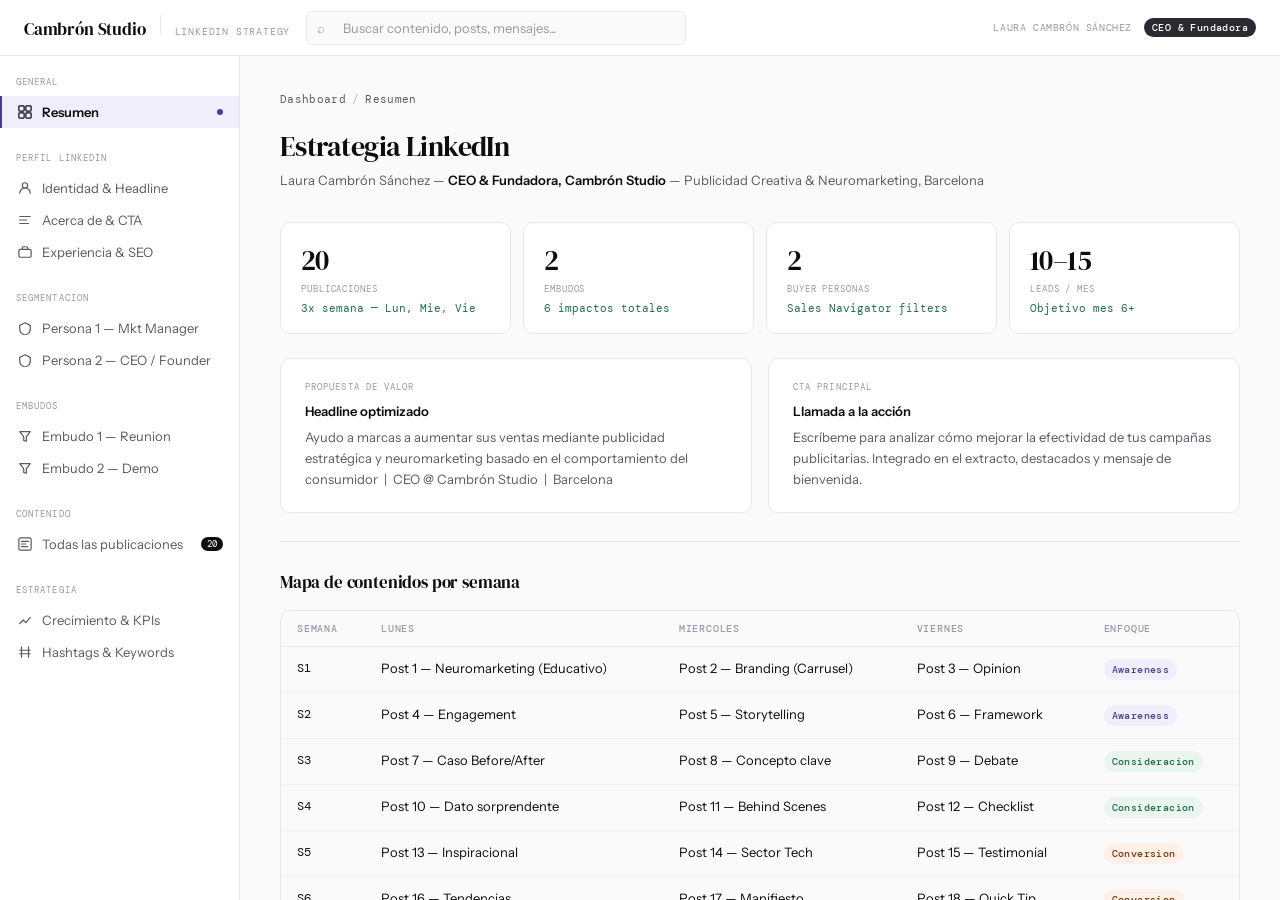
<file: index.html>
<!DOCTYPE html>
<html lang="es">
<head>
<meta charset="UTF-8">
<meta name="viewport" content="width=device-width, initial-scale=1.0">
<title>Cambrón Studio — Estrategia LinkedIn</title>
<link href="https://fonts.googleapis.com/css2?family=DM+Serif+Display:ital@0;1&family=DM+Mono:wght@300;400;500&family=Instrument+Sans:ital,wght@0,400;0,500;0,600;1,400&display=swap" rel="stylesheet">
<link rel="stylesheet" href="styles.css">
</head>
<body>

<!-- ─── TOPBAR ──────────────────────────────────────── -->
<div class="topbar">
  <div class="topbar-brand">
    <span class="wordmark">Cambrón Studio</span>
    <div class="topbar-divider"></div>
    <span class="sub">LinkedIn Strategy</span>
  </div>
  <div class="search-wrap" style="position:relative">
    <span class="search-icon">&#x2315;</span>
    <input type="text" id="globalSearch" placeholder="Buscar contenido, posts, mensajes..." autocomplete="off">
    <div class="search-results" id="searchResults"></div>
  </div>
  <div class="topbar-right">
    <span class="topbar-tag">Laura Cambrón Sánchez</span>
    <span class="tag tag-dark">CEO &amp; Fundadora</span>
  </div>
</div>

<!-- ─── SHELL ───────────────────────────────────────── -->
<div class="shell">

  <!-- SIDEBAR -->
  <nav class="sidebar">
    <div class="nav-section">
      <div class="nav-label">General</div>
      <div class="nav-item active" data-section="overview">
        <svg width="14" height="14" viewBox="0 0 16 16" fill="none"><rect x="1" y="1" width="6" height="6" rx="1" stroke="currentColor" stroke-width="1.4"/><rect x="9" y="1" width="6" height="6" rx="1" stroke="currentColor" stroke-width="1.4"/><rect x="1" y="9" width="6" height="6" rx="1" stroke="currentColor" stroke-width="1.4"/><rect x="9" y="9" width="6" height="6" rx="1" stroke="currentColor" stroke-width="1.4"/></svg>
        Resumen
        <span class="nav-dot"></span>
      </div>
    </div>

    <div class="nav-section">
      <div class="nav-label">Perfil LinkedIn</div>
      <div class="nav-item" data-section="perfil-identidad">
        <svg width="14" height="14" viewBox="0 0 16 16" fill="none"><circle cx="8" cy="5" r="3" stroke="currentColor" stroke-width="1.4"/><path d="M2 14c0-3.3 2.7-6 6-6s6 2.7 6 6" stroke="currentColor" stroke-width="1.4" stroke-linecap="round"/></svg>
        Identidad &amp; Headline
      </div>
      <div class="nav-item" data-section="perfil-about">
        <svg width="14" height="14" viewBox="0 0 16 16" fill="none"><path d="M2 4h12M2 8h8M2 12h10" stroke="currentColor" stroke-width="1.4" stroke-linecap="round"/></svg>
        Acerca de &amp; CTA
      </div>
      <div class="nav-item" data-section="perfil-exp">
        <svg width="14" height="14" viewBox="0 0 16 16" fill="none"><rect x="1" y="5" width="14" height="9" rx="1.5" stroke="currentColor" stroke-width="1.4"/><path d="M5 5V3.5A1.5 1.5 0 016.5 2h3A1.5 1.5 0 0111 3.5V5" stroke="currentColor" stroke-width="1.4"/></svg>
        Experiencia &amp; SEO
      </div>
    </div>

    <div class="nav-section">
      <div class="nav-label">Segmentacion</div>
      <div class="nav-item" data-section="seg-persona1">
        <svg width="14" height="14" viewBox="0 0 16 16" fill="none"><path d="M8 2L2 5v4c0 3.3 2.7 6 6 7 3.3-1 6-3.7 6-7V5L8 2z" stroke="currentColor" stroke-width="1.4"/></svg>
        Persona 1 — Mkt Manager
      </div>
      <div class="nav-item" data-section="seg-persona2">
        <svg width="14" height="14" viewBox="0 0 16 16" fill="none"><path d="M8 2L2 5v4c0 3.3 2.7 6 6 7 3.3-1 6-3.7 6-7V5L8 2z" stroke="currentColor" stroke-width="1.4"/></svg>
        Persona 2 — CEO / Founder
      </div>
    </div>

    <div class="nav-section">
      <div class="nav-label">Embudos</div>
      <div class="nav-item" data-section="embudo1">
        <svg width="14" height="14" viewBox="0 0 16 16" fill="none"><path d="M2 3h12l-4.5 6V14l-3-1V9L2 3z" stroke="currentColor" stroke-width="1.4" stroke-linejoin="round"/></svg>
        Embudo 1 — Reunion
      </div>
      <div class="nav-item" data-section="embudo2">
        <svg width="14" height="14" viewBox="0 0 16 16" fill="none"><path d="M2 3h12l-4.5 6V14l-3-1V9L2 3z" stroke="currentColor" stroke-width="1.4" stroke-linejoin="round"/></svg>
        Embudo 2 — Demo
      </div>
    </div>

    <div class="nav-section">
      <div class="nav-label">Contenido</div>
      <div class="nav-item" data-section="posts-all">
        <svg width="14" height="14" viewBox="0 0 16 16" fill="none"><rect x="1" y="1" width="14" height="14" rx="2" stroke="currentColor" stroke-width="1.4"/><path d="M4 5h8M4 8h5M4 11h7" stroke="currentColor" stroke-width="1.4" stroke-linecap="round"/></svg>
        Todas las publicaciones
        <span class="badge">20</span>
      </div>
    </div>

    <div class="nav-section">
      <div class="nav-label">Estrategia</div>
      <div class="nav-item" data-section="crecimiento">
        <svg width="14" height="14" viewBox="0 0 16 16" fill="none"><path d="M2 12l4-4 3 3 5-6" stroke="currentColor" stroke-width="1.4" stroke-linecap="round" stroke-linejoin="round"/></svg>
        Crecimiento &amp; KPIs
      </div>
      <div class="nav-item" data-section="hashtags">
        <svg width="14" height="14" viewBox="0 0 16 16" fill="none"><path d="M4 2v12M12 2v12M2 6h12M2 10h12" stroke="currentColor" stroke-width="1.4" stroke-linecap="round"/></svg>
        Hashtags &amp; Keywords
      </div>
    </div>
  </nav>

  <!-- MAIN -->
  <main class="main">

    <!-- ═══ OVERVIEW ═══════════════════════════════════════ -->
    <div class="section active" id="overview">
      <div class="breadcrumb"><span>Dashboard</span><span class="sep">/</span><span>Resumen</span></div>
      <div class="page-header">
        <div class="page-title">Estrategia LinkedIn</div>
        <div class="page-subtitle">Laura Cambrón Sánchez &mdash; <strong>CEO &amp; Fundadora, Cambrón Studio</strong> &mdash; Publicidad Creativa &amp; Neuromarketing, Barcelona</div>
      </div>

      <div class="stat-row">
        <div class="stat-card">
          <div class="stat-num">20</div>
          <div class="stat-label">Publicaciones</div>
          <div class="stat-delta">3x semana — Lun, Mie, Vie</div>
        </div>
        <div class="stat-card">
          <div class="stat-num">2</div>
          <div class="stat-label">Embudos</div>
          <div class="stat-delta">6 impactos totales</div>
        </div>
        <div class="stat-card">
          <div class="stat-num">2</div>
          <div class="stat-label">Buyer Personas</div>
          <div class="stat-delta">Sales Navigator filters</div>
        </div>
        <div class="stat-card">
          <div class="stat-num">10&ndash;15</div>
          <div class="stat-label">Leads / mes</div>
          <div class="stat-delta">Objetivo mes 6+</div>
        </div>
      </div>

      <div class="cards-grid cols-2">
        <div class="card">
          <div class="card-label">Propuesta de valor</div>
          <div class="card-title">Headline optimizado</div>
          <div class="card-body">Ayudo a marcas a aumentar sus ventas mediante publicidad estratégica y neuromarketing basado en el comportamiento del consumidor &nbsp;|&nbsp; CEO @ Cambrón Studio &nbsp;|&nbsp; Barcelona</div>
        </div>
        <div class="card">
          <div class="card-label">CTA principal</div>
          <div class="card-title">Llamada a la acción</div>
          <div class="card-body">Escríbeme para analizar cómo mejorar la efectividad de tus campañas publicitarias. Integrado en el extracto, destacados y mensaje de bienvenida.</div>
        </div>
      </div>

      <div class="divider"></div>

      <div class="section-title">Mapa de contenidos por semana</div>
      <div class="table-wrap">
        <table>
          <thead>
            <tr><th>Semana</th><th>Lunes</th><th>Miercoles</th><th>Viernes</th><th>Enfoque</th></tr>
          </thead>
          <tbody>
            <tr><td class="mono">S1</td><td>Post 1 — Neuromarketing (Educativo)</td><td>Post 2 — Branding (Carrusel)</td><td>Post 3 — Opinion</td><td><span class="tag tag-purple">Awareness</span></td></tr>
            <tr><td class="mono">S2</td><td>Post 4 — Engagement</td><td>Post 5 — Storytelling</td><td>Post 6 — Framework</td><td><span class="tag tag-purple">Awareness</span></td></tr>
            <tr><td class="mono">S3</td><td>Post 7 — Caso Before/After</td><td>Post 8 — Concepto clave</td><td>Post 9 — Debate</td><td><span class="tag tag-green">Consideracion</span></td></tr>
            <tr><td class="mono">S4</td><td>Post 10 — Dato sorprendente</td><td>Post 11 — Behind Scenes</td><td>Post 12 — Checklist</td><td><span class="tag tag-green">Consideracion</span></td></tr>
            <tr><td class="mono">S5</td><td>Post 13 — Inspiracional</td><td>Post 14 — Sector Tech</td><td>Post 15 — Testimonial</td><td><span class="tag tag-warn">Conversion</span></td></tr>
            <tr><td class="mono">S6</td><td>Post 16 — Tendencias</td><td>Post 17 — Manifiesto</td><td>Post 18 — Quick Tip</td><td><span class="tag tag-warn">Conversion</span></td></tr>
            <tr><td class="mono">S7</td><td>Post 19 — Networking</td><td>Post 20 — Oferta/CTA</td><td>—</td><td><span class="tag tag-dark">Fidelizacion</span></td></tr>
          </tbody>
        </table>
      </div>
    </div>

    <!-- ═══ PERFIL IDENTIDAD ════════════════════════════════ -->
    <div class="section" id="perfil-identidad">
      <div class="breadcrumb"><span>Perfil</span><span class="sep">/</span><span>Identidad &amp; Headline</span></div>
      <div class="page-header">
        <div class="page-title">Identidad del Perfil</div>
        <div class="page-subtitle">Configuracion basica de la presencia de Laura en LinkedIn</div>
      </div>

      <div class="profile-hero">
        <div class="profile-banner">
          <div class="profile-banner-text">CAMBRON STUDIO · PUBLICIDAD CREATIVA · NEUROMARKETING · BARCELONA</div>
        </div>
        <div class="profile-body">
          <div class="profile-avatar-row">
            <div class="profile-avatar">LC</div>
            <div>
              <div class="profile-name">Laura Cambron Sanchez</div>
              <div class="profile-role">CEO &amp; Fundadora · Cambron Studio · Barcelona, Cataluna</div>
            </div>
          </div>
          <div class="profile-headline">Ayudo a marcas a aumentar sus ventas mediante publicidad estratégica y neuromarketing basado en el comportamiento del consumidor &nbsp;|&nbsp; CEO @ Cambrón Studio &nbsp;|&nbsp; Barcelona</div>
        </div>
      </div>

      <div class="section-title">Datos basicos del perfil</div>
      <div class="kv-block">
        <div class="kv-row"><div class="kv-key">Nombre completo</div><div class="kv-val">Laura Cambrón Sánchez</div></div>
        <div class="kv-row"><div class="kv-key">Cargo</div><div class="kv-val">CEO &amp; Fundadora · Cambrón Studio</div></div>
        <div class="kv-row"><div class="kv-key">Empresa</div><div class="kv-val">Cambrón Studio</div></div>
        <div class="kv-row"><div class="kv-key">Ubicacion</div><div class="kv-val">Barcelona, Cataluña, España</div></div>
        <div class="kv-row"><div class="kv-key">URL personalizada</div><div class="kv-val" style="font-family:var(--mono);font-size:12px">linkedin.com/in/lauracambron-ceo</div></div>
        <div class="kv-row"><div class="kv-key">Idiomas</div><div class="kv-val">Español (principal) · English</div></div>
      </div>

      <div class="divider"></div>
      <div class="section-title">Headline — Justificacion de la estructura</div>
      <div class="cards-grid cols-2">
        <div class="card card-sm"><div class="card-label">Elemento 1</div><div class="card-title">Verbo de accion orientado al cliente</div><div class="card-body">"Ayudo a marcas…" — posiciona a Laura como solucionadora, no como vendedora.</div></div>
        <div class="card card-sm"><div class="card-label">Elemento 2</div><div class="card-title">Propuesta de valor diferencial</div><div class="card-body">Neuromarketing + publicidad estratégica — diferenciador claro frente a agencias genéricas.</div></div>
        <div class="card card-sm"><div class="card-label">Elemento 3</div><div class="card-title">Credenciales de autoridad</div><div class="card-body">CEO @ Cambrón Studio — cargo y empresa refuerzan la credibilidad del perfil.</div></div>
        <div class="card card-sm"><div class="card-label">Elemento 4</div><div class="card-title">Segmentacion geografica</div><div class="card-body">Barcelona — activa el filtro de ubicacion del algoritmo de Sales Navigator.</div></div>
      </div>
    </div>

    <!-- ═══ PERFIL ABOUT ═════════════════════════════════════ -->
    <div class="section" id="perfil-about">
      <div class="breadcrumb"><span>Perfil</span><span class="sep">/</span><span>Acerca de &amp; CTA</span></div>
      <div class="page-header">
        <div class="page-title">Extracto "Acerca de"</div>
        <div class="page-subtitle">Texto orientado al cliente potencial (~1.900 caracteres). Copia el texto completo para usarlo directamente.</div>
      </div>

      <div class="card" style="margin-bottom:20px">
        <div class="card-label">Extracto completo — listo para copiar</div>
        <div id="aboutText" class="profile-about" style="margin-top:10px">La mayoría de marcas creen que su principal problema es la visibilidad.
Pero en realidad, no se trata de cuántas personas te ven… sino de cuánto impacto generas cuando te ven.

Hoy vivimos en un entorno completamente saturado de estímulos publicitarios. Cada usuario recibe cientos de impactos diarios, lo que ha reducido la capacidad de atención y ha aumentado la exigencia del consumidor.

En este contexto, no basta con estar presente. Las marcas que realmente crecen son las que consiguen conectar emocionalmente, diferenciarse de la competencia y provocar acción real en su audiencia.

En Cambrón Studio ayudamos a empresas a transformar su comunicación en herramientas de impacto real mediante estrategias basadas en el comportamiento del consumidor y neuromarketing.

Nuestro trabajo se centra en:
— Diseñar campañas publicitarias más estratégicas y orientadas a conversión
— Aplicar principios de neuromarketing para entender cómo decide el consumidor
— Optimizar la efectividad de las acciones de marketing existentes
— Construir marcas más sólidas, memorables y diferenciadas en su sector

No creemos en la publicidad como simple "difusión de mensajes". Creemos en la publicidad como una herramienta de influencia estratégica basada en cómo piensan, sienten y deciden las personas.

Si quieres analizar cómo mejorar la efectividad de tu publicidad o revisar tu estrategia actual, escríbeme y lo vemos juntos.</div>
        <div style="display:flex;justify-content:flex-end;margin-top:14px">
          <button class="btn-copy" onclick="copyText('aboutText',this)">Copiar extracto</button>
        </div>
      </div>

      <div class="cta-block">
        <span class="cta-label">CTA</span>
        <span>Escríbeme para analizar cómo mejorar la efectividad de tus campañas publicitarias</span>
        <button class="btn-copy" onclick="copyElement('Escríbeme para analizar cómo mejorar la efectividad de tus campañas publicitarias',this)" style="margin-left:auto">Copiar CTA</button>
      </div>

      <div class="divider"></div>
      <div class="section-title">Ubicacion del CTA en el perfil</div>
      <div class="cards-grid cols-3">
        <div class="card card-sm"><div class="card-label">Ubicacion 1</div><div class="card-title">Final del extracto</div><div class="card-body">Integrado en las ultimas lineas del "Acerca de" como llamada directa a contactar.</div></div>
        <div class="card card-sm"><div class="card-label">Ubicacion 2</div><div class="card-title">Seccion Destacados</div><div class="card-body">LinkedIn Featured con enlace a landing o guía gratuita como primer recurso de valor.</div></div>
        <div class="card card-sm"><div class="card-label">Ubicacion 3</div><div class="card-title">Mensaje de bienvenida</div><div class="card-body">Mensaje automático al conectar que introduce el CTA sin resultar intrusivo.</div></div>
      </div>
    </div>

    <!-- ═══ PERFIL EXP ════════════════════════════════════════ -->
    <div class="section" id="perfil-exp">
      <div class="breadcrumb"><span>Perfil</span><span class="sep">/</span><span>Experiencia &amp; SEO</span></div>
      <div class="page-header">
        <div class="page-title">Experiencia &amp; Palabras Clave</div>
        <div class="page-subtitle">Historial profesional alineado con la empresa y keywords de posicionamiento SEO para LinkedIn</div>
      </div>

      <div class="section-title">Experiencia profesional</div>
      <div class="gap-12">
        <div class="card">
          <div style="display:flex;align-items:center;gap:12px;margin-bottom:12px">
            <div style="width:40px;height:40px;background:var(--ink);border-radius:8px;display:flex;align-items:center;justify-content:center;font-family:var(--serif);font-size:13px;color:var(--white);flex-shrink:0">CS</div>
            <div>
              <div class="fw-600" style="font-size:14px">CEO &amp; Founder — Cambrón Studio</div>
              <div class="text-muted text-sm">2023 – Presente · 2 años · Barcelona, España · Jornada completa</div>
            </div>
          </div>
          <div class="table-wrap">
            <table>
              <thead><tr><th>Responsabilidad</th><th>Area</th></tr></thead>
              <tbody>
                <tr><td>Dirección de estrategias de publicidad digital</td><td class="mono muted">Estrategia</td></tr>
                <tr><td>Aplicación de neuromarketing en campañas</td><td class="mono muted">Neuromarketing</td></tr>
                <tr><td>Desarrollo de branding y posicionamiento de marca</td><td class="mono muted">Branding</td></tr>
                <tr><td>Optimización de conversiones publicitarias</td><td class="mono muted">Performance</td></tr>
                <tr><td>Análisis del comportamiento del consumidor</td><td class="mono muted">Research</td></tr>
                <tr><td>Diseño de campañas creativas orientadas a resultados</td><td class="mono muted">Creatividad</td></tr>
              </tbody>
            </table>
          </div>
        </div>
        <div class="card">
          <div style="display:flex;align-items:center;gap:12px;margin-bottom:12px">
            <div style="width:40px;height:40px;background:var(--line);border-radius:8px;display:flex;align-items:center;justify-content:center;font-family:var(--serif);font-size:13px;color:var(--ink-3);flex-shrink:0">FL</div>
            <div>
              <div class="fw-600" style="font-size:14px">Consultora de Marketing Digital — Freelance</div>
              <div class="text-muted text-sm">2021 – 2023 · Remoto</div>
            </div>
          </div>
          <ul style="padding-left:20px;display:flex;flex-direction:column;gap:6px">
            <li class="text-sm text-muted">Gestión de cuentas de publicidad digital (Meta Ads, Google Ads)</li>
            <li class="text-sm text-muted">Desarrollo de estrategias de contenido para marcas B2B y B2C</li>
            <li class="text-sm text-muted">Análisis de datos y optimización de campañas publicitarias</li>
          </ul>
        </div>
      </div>

      <div class="divider"></div>
      <div class="section-title">Keywords de posicionamiento SEO</div>
      <div class="table-wrap">
        <table>
          <thead><tr><th>Keywords primarias</th><th>Keywords secundarias</th><th>Long-tail</th></tr></thead>
          <tbody>
            <tr><td>Neuromarketing</td><td>Branding estratégico</td><td>Publicidad basada en comportamiento</td></tr>
            <tr><td>Publicidad digital</td><td>Marketing de contenidos</td><td>Estrategia de comunicación B2B</td></tr>
            <tr><td>Comportamiento del consumidor</td><td>Conversión publicitaria</td><td>Campañas orientadas a resultados</td></tr>
            <tr><td>Estrategia publicitaria</td><td>Psicología del consumidor</td><td>Agencia creativa Barcelona</td></tr>
            <tr><td>Estrategia de marca</td><td>Publicidad creativa</td><td>CEO agencia neuromarketing España</td></tr>
          </tbody>
        </table>
      </div>
    </div>

    <!-- ═══ SEGMENTACION PERSONA 1 ══════════════════════════════ -->
    <div class="section" id="seg-persona1">
      <div class="breadcrumb"><span>Segmentacion</span><span class="sep">/</span><span>Buyer Persona 1</span></div>
      <div class="page-header">
        <div class="page-title">Buyer Persona 1</div>
        <div class="page-subtitle">Marketing Manager en empresa mediana — Filtros Sales Navigator aplicados</div>
      </div>

      <div class="cards-grid cols-2" style="margin-bottom:20px">
        <div class="card card-sm"><div class="card-label">Representacion</div><div class="card-title">Laura Sanchez, 32 años</div><div class="card-body">Marketing Manager en empresa mediana de Barcelona. Gestiona campañas y branding. Siente que sus acciones no generan el impacto esperado.</div></div>
        <div class="card card-sm"><div class="card-label">Comportamiento LinkedIn</div><div class="card-title">Consumo activo de contenido</div><div class="card-body">Consume contenido educativo de marketing. Interactúa con tips, casos reales e insights. Activa y presente en la plataforma.</div></div>
      </div>

      <div class="kv-block">
        <div class="kv-row"><div class="kv-key">Sector / Industria</div><div class="kv-val">Marketing y Publicidad · Consultoría · Retail · E-commerce · Tecnología · FMCG</div></div>
        <div class="kv-row"><div class="kv-key">Tamaño de empresa</div><div class="kv-val">51–200 empleados (mediana empresa) · también 201–500 con equipo de marketing reducido</div></div>
        <div class="kv-row"><div class="kv-key">Ubicacion geografica</div><div class="kv-val">España (prioridad: Barcelona, Madrid, Valencia) · Latinoamérica (México, Colombia, Argentina)</div></div>
        <div class="kv-row"><div class="kv-key">Cargo / Rol</div><div class="kv-val">Marketing Manager · CMO · Director de Marketing · Responsable de Comunicación · Brand Manager</div></div>
        <div class="kv-row"><div class="kv-key">Nivel de seniority</div><div class="kv-val">Senior (5–10 años de experiencia) · Manager · Director</div></div>
        <div class="kv-row"><div class="kv-key">Filtro adicional SN</div><div class="kv-val">Función: Marketing · Ha publicado en LinkedIn (engagement activo) · Cambio de trabajo reciente (últimos 3 meses)</div></div>
      </div>

      <div class="divider"></div>
      <div class="section-title">Pain points y justificacion de filtros</div>
      <div class="cards-grid cols-2">
        <div class="card card-sm"><div class="card-label">Pain point 1</div><div class="card-title">Campanas que no convierten</div><div class="card-body">Alto gasto en publicidad sin retorno medible. Invierten sin estrategia psicológica de base.</div></div>
        <div class="card card-sm"><div class="card-label">Pain point 2</div><div class="card-title">Saturacion publicitaria</div><div class="card-body">Dificultad para destacar en entornos saturados de impactos. Baja atención del consumidor.</div></div>
        <div class="card card-sm"><div class="card-label">Pain point 3</div><div class="card-title">Diferenciacion de marca</div><div class="card-body">Marcas percibidas como genéricas. Sin historia ni propuesta de valor clara y diferencial.</div></div>
        <div class="card card-sm"><div class="card-label">Pain point 4</div><div class="card-title">Falta de enfoque psicologico</div><div class="card-body">Estrategias basadas en intuición, no en cómo funciona realmente la mente del consumidor.</div></div>
      </div>

      <div class="divider"></div>
      <div class="section-title">Justificacion de los filtros</div>
      <div class="gap-8">
        <div class="card card-sm"><div class="card-body">Las medianas empresas tienen presupuesto real de marketing pero no siempre internalizan el expertise estratégico, haciéndolas ideales para contratar a una agencia externa especializada.</div></div>
        <div class="card card-sm"><div class="card-body">Barcelona y Madrid concentran el mayor ecosistema de empresas con inversión en publicidad digital en España.</div></div>
        <div class="card card-sm"><div class="card-body">El enfoque en Marketing Managers y CMOs garantiza interlocución directa con el decisor de compra del servicio.</div></div>
        <div class="card card-sm"><div class="card-body">El filtro "cambio de trabajo reciente" detecta profesionales con nuevas responsabilidades y presupuesto disponible para proyectos de inicio.</div></div>
      </div>
    </div>

    <!-- ═══ SEGMENTACION PERSONA 2 ══════════════════════════════ -->
    <div class="section" id="seg-persona2">
      <div class="breadcrumb"><span>Segmentacion</span><span class="sep">/</span><span>Buyer Persona 2</span></div>
      <div class="page-header">
        <div class="page-title">Buyer Persona 2</div>
        <div class="page-subtitle">CEO / Fundador de startup o PYME — Filtros Sales Navigator aplicados</div>
      </div>

      <div class="kv-block" style="margin-bottom:20px">
        <div class="kv-row"><div class="kv-key">Sector / Industria</div><div class="kv-val">Startups tecnológicas · SaaS · Servicios profesionales · E-commerce · Alimentación · Educación</div></div>
        <div class="kv-row"><div class="kv-key">Tamaño de empresa</div><div class="kv-val">1–10 empleados (startup) · 11–50 empleados (PYME en crecimiento)</div></div>
        <div class="kv-row"><div class="kv-key">Ubicacion</div><div class="kv-val">España y Latinoamérica · Barcelona (22@) · Madrid (Wayra) · Bogotá · Ciudad de México</div></div>
        <div class="kv-row"><div class="kv-key">Cargo / Rol</div><div class="kv-val">CEO · Fundador · Co-fundador · Emprendedor · Director General</div></div>
        <div class="kv-row"><div class="kv-key">Nivel de seniority</div><div class="kv-val">Owner · Director · C-Level · Founder</div></div>
        <div class="kv-row"><div class="kv-key">Filtro adicional SN</div><div class="kv-val">Ha mencionado "lanzamiento" o "crecimiento" en publicaciones · Empresa fundada hace menos de 3 años · Función: Entrepreneurship</div></div>
      </div>

      <div class="section-title">Pain points especificos</div>
      <div class="cards-grid cols-3">
        <div class="card card-sm"><div class="card-label">Pain 1</div><div class="card-title">Visibilidad reducida</div><div class="card-body">Presupuesto limitado para competir con marcas establecidas. Necesitan maximizar cada euro invertido.</div></div>
        <div class="card card-sm"><div class="card-label">Pain 2</div><div class="card-title">Sin equipo de marketing</div><div class="card-body">El CEO gestiona el marketing solo o con recursos escasos. Necesita estrategia externa de confianza.</div></div>
        <div class="card card-sm"><div class="card-label">Pain 3</div><div class="card-title">Diferenciacion rapida</div><div class="card-body">La velocidad de mercado exige diferenciarse rápido. No pueden permitirse años de construcción de marca.</div></div>
        <div class="card card-sm"><div class="card-label">Pain 4</div><div class="card-title">Campanas sin estrategia</div><div class="card-body">Lanzan campañas sin base psicológica ni entendimiento del cliente. Presupuesto malgastado.</div></div>
        <div class="card card-sm"><div class="card-label">Pain 5</div><div class="card-title">No captan atencion</div><div class="card-body">Sus mensajes no conectan emocionalmente. El cliente objetivo no se identifica con la propuesta.</div></div>
        <div class="card card-sm"><div class="card-label">Pain 6</div><div class="card-title">Comunicacion del producto</div><div class="card-body">Explican la tecnología pero no el problema que resuelven. El cliente no entiende el valor.</div></div>
      </div>
    </div>

    <!-- ═══ EMBUDO 1 ══════════════════════════════════════════ -->
    <div class="section" id="embudo1">
      <div class="breadcrumb"><span>Embudos</span><span class="sep">/</span><span>Embudo 1 — Reunion</span></div>
      <div class="page-header">
        <div class="page-title">Embudo 1 — Reunion de Descubrimiento</div>
        <div class="page-subtitle">Objetivo: videollamada de 20 minutos con Marketing Managers &nbsp;·&nbsp; Enfoque: valor educativo — personalizacion — CTA directo</div>
      </div>
      <div class="gap-16" id="embudo1-msgs">
        <div class="msg-card">
          <div class="msg-header">
            <div class="msg-num">1</div>
            <div class="msg-step">Solicitud de conexion</div>
            <div class="msg-type"><span class="tag tag-purple">Conexion</span></div>
          </div>
          <div class="msg-body">
            <div class="msg-meta-col">
              <div class="msg-meta-item"><div class="msg-meta-label">Contexto</div><div class="msg-meta-value">Se envía tras identificar al prospecto en Sales Navigator. Laura comenta uno de sus posts antes de enviar la solicitud.</div></div>
              <div class="msg-meta-item"><div class="msg-meta-label">Objetivo</div><div class="msg-meta-value">Conectar y generar primer impacto positivo. Tasa objetivo: mayor del 40% de aceptacion.</div></div>
              <div class="msg-meta-item"><div class="msg-meta-label">Justificacion</div><div class="msg-meta-value">La nota personalizada con referencia a contenido real dispara la tasa de aceptacion. No vender en el primer mensaje es clave.</div></div>
            </div>
            <div class="msg-text-col">
              <div class="msg-text-label">Texto del mensaje — listo para copiar</div>
              <div class="msg-text-area" id="e1m1">Hola [Nombre],

He leído tu post sobre [tema específico del post de la persona] y me ha parecido muy acertado, especialmente la parte de [detalle concreto].

Trabajo ayudando a equipos de marketing a mejorar el impacto de sus campañas aplicando neuromarketing y estrategia basada en comportamiento del consumidor.

Me gustaría conectar y seguir tu trabajo.

Un saludo,
Laura</div>
              <div class="msg-copy-row"><button class="btn-copy" onclick="copyText('e1m1',this)">Copiar mensaje</button></div>
            </div>
          </div>
        </div>
        <div class="msg-card">
          <div class="msg-header">
            <div class="msg-num">2</div>
            <div class="msg-step">Aporte de valor</div>
            <div class="msg-type"><span class="tag tag-green">5–7 dias despues</span></div>
          </div>
          <div class="msg-body">
            <div class="msg-meta-col">
              <div class="msg-meta-item"><div class="msg-meta-label">Contexto</div><div class="msg-meta-value">5–7 días después de aceptada la conexión. Laura ha revisado el perfil y detectado el sector/empresa del prospecto.</div></div>
              <div class="msg-meta-item"><div class="msg-meta-label">Objetivo</div><div class="msg-meta-value">Generar confianza y reciprocidad aportando valor sin pedir nada a cambio.</div></div>
              <div class="msg-meta-item"><div class="msg-meta-label">Justificacion</div><div class="msg-meta-value">Principio de reciprocidad de Cialdini: dar antes de pedir. Recurso gratuito + personalizado abre la conversacion de forma no intrusiva.</div></div>
            </div>
            <div class="msg-text-col">
              <div class="msg-text-label">Texto del mensaje — listo para copiar</div>
              <div class="msg-text-area" id="e1m2">Hola [Nombre], gracias por conectar.

Sé que en [sector/empresa] uno de los retos más comunes es conseguir que las campañas publicitarias conviertan de verdad, no solo que tengan reach.

Te comparto este framework de 3 pasos que usamos en Cambrón Studio para analizar si una campaña tiene potencial de conversión antes de lanzarla:

1. Analiza si el mensaje activa una emoción específica
2. Comprueba si hay fricción cognitiva en el CTA
3. Mide la coherencia entre promesa del anuncio y landing page

Si quieres, te paso también la plantilla que usamos internamente para hacer este diagnóstico. Sin compromiso, es algo que creo que puede serte útil.

¿Te interesaría?

Un saludo,
Laura</div>
              <div class="msg-copy-row"><button class="btn-copy" onclick="copyText('e1m2',this)">Copiar mensaje</button></div>
            </div>
          </div>
        </div>
        <div class="msg-card">
          <div class="msg-header">
            <div class="msg-num">3</div>
            <div class="msg-step">CTA directo</div>
            <div class="msg-type"><span class="tag tag-warn">3–4 dias despues</span></div>
          </div>
          <div class="msg-body">
            <div class="msg-meta-col">
              <div class="msg-meta-item"><div class="msg-meta-label">Contexto</div><div class="msg-meta-value">Si el prospecto respondió positivamente al mensaje 2 o dio señal de interés (like, visita al perfil).</div></div>
              <div class="msg-meta-item"><div class="msg-meta-label">Objetivo</div><div class="msg-meta-value">Conseguir una videollamada de 20 minutos. Tasa objetivo: mayor del 15% de conversion a reunion.</div></div>
              <div class="msg-meta-item"><div class="msg-meta-label">Justificacion</div><div class="msg-meta-value">Propuesta concreta y de bajo compromiso. Ofrecer dos opciones de dia aumenta la probabilidad de respuesta.</div></div>
            </div>
            <div class="msg-text-col">
              <div class="msg-text-label">Texto del mensaje — listo para copiar</div>
              <div class="msg-text-area" id="e1m3">Hola [Nombre],

Muchas gracias por tu interés en el framework. Me alegra que pueda ser útil.

Tengo una pregunta directa: ¿estarías abierto/a a una llamada rápida de 20 minutos para analizar específicamente cómo está funcionando tu estrategia publicitaria actual y si hay algún punto de mejora que podamos identificar juntos?

No es una llamada de venta. Es simplemente un diagnóstico: te aporto valor real y tú decides si tiene sentido trabajar juntos.

¿Tienes disponibilidad el martes o el jueves de la próxima semana?

Un saludo,
Laura Cambrón
CEO · Cambrón Studio</div>
              <div class="msg-copy-row"><button class="btn-copy" onclick="copyText('e1m3',this)">Copiar mensaje</button></div>
            </div>
          </div>
        </div>
      </div>
    </div>

    <!-- ═══ EMBUDO 2 ══════════════════════════════════════════ -->
    <div class="section" id="embudo2">
      <div class="breadcrumb"><span>Embudos</span><span class="sep">/</span><span>Embudo 2 — Demo</span></div>
      <div class="page-header">
        <div class="page-title">Embudo 2 — Descarga de Recurso + Demo</div>
        <div class="page-subtitle">Objetivo: CEO/Fundador descarga guia gratuita y agenda demo &nbsp;·&nbsp; Enfoque: educativo — problema-solución — demo con valor</div>
      </div>
      <div class="gap-16">
        <div class="msg-card">
          <div class="msg-header"><div class="msg-num">1</div><div class="msg-step">Conexion con contexto startup</div><div class="msg-type"><span class="tag tag-purple">Conexion</span></div></div>
          <div class="msg-body">
            <div class="msg-meta-col">
              <div class="msg-meta-item"><div class="msg-meta-label">Contexto</div><div class="msg-meta-value">CEOs/Fundadores de startups con menos de 3 años. Detectadas a través de publicaciones sobre su producto sin estrategia de comunicación clara.</div></div>
              <div class="msg-meta-item"><div class="msg-meta-label">Objetivo</div><div class="msg-meta-value">Conectar y abrir conversacion con el decisor final.</div></div>
              <div class="msg-meta-item"><div class="msg-meta-label">Justificacion</div><div class="msg-meta-value">Mencionar la fase de la empresa demuestra que no es un mensaje masivo. La personalización hace que el CEO se sienta identificado.</div></div>
            </div>
            <div class="msg-text-col">
              <div class="msg-text-label">Texto del mensaje — listo para copiar</div>
              <div class="msg-text-area" id="e2m1">Hola [Nombre],

He visto que [empresa] está en una fase muy interesante de crecimiento. Enhorabuena por lo que estáis construyendo.

Me dedico a ayudar a startups y pymes a comunicar mejor su propuesta de valor y convertir esa comunicación en ventas reales, usando estrategias de publicidad creativa y neuromarketing.

Me gustaría conectar y seguir el camino de [empresa].

Un saludo,
Laura</div>
              <div class="msg-copy-row"><button class="btn-copy" onclick="copyText('e2m1',this)">Copiar mensaje</button></div>
            </div>
          </div>
        </div>
        <div class="msg-card">
          <div class="msg-header"><div class="msg-num">2</div><div class="msg-step">Entrega de recurso gratuito</div><div class="msg-type"><span class="tag tag-green">4–6 dias despues</span></div></div>
          <div class="msg-body">
            <div class="msg-meta-col">
              <div class="msg-meta-item"><div class="msg-meta-label">Contexto</div><div class="msg-meta-value">Tras la aceptación. El recurso tiene valor independiente y no requiere formulario (fricción cero).</div></div>
              <div class="msg-meta-item"><div class="msg-meta-label">Objetivo</div><div class="msg-meta-value">Generar confianza profunda y posicionarse como referente. Iniciar la calificacion del prospecto.</div></div>
              <div class="msg-meta-item"><div class="msg-meta-label">Justificacion</div><div class="msg-meta-value">Los CEOs tienen poco tiempo. Un recurso accionable y breve supera en tasa de apertura a cualquier pitch. Sin formulario elimina la barrera.</div></div>
            </div>
            <div class="msg-text-col">
              <div class="msg-text-label">Texto del mensaje — listo para copiar</div>
              <div class="msg-text-area" id="e2m2">Hola [Nombre],

Sé que como fundador/a tienes el marketing en mil sitios a la vez y es difícil saber por dónde priorizar.

He preparado una guía breve que uso con startups: "Los 5 errores de comunicación que hacen que los clientes no entiendan qué vendes (y cómo arreglarlos con neuromarketing)".

Te la comparto aquí directamente: [enlace a landing o PDF]

Sin formularios, sin spam. Solo valor.

Si te resulta útil o tienes alguna pregunta después de leerla, encantada de charlar.

Un saludo,
Laura</div>
              <div class="msg-copy-row"><button class="btn-copy" onclick="copyText('e2m2',this)">Copiar mensaje</button></div>
            </div>
          </div>
        </div>
        <div class="msg-card">
          <div class="msg-header"><div class="msg-num">3</div><div class="msg-step">Propuesta de demo</div><div class="msg-type"><span class="tag tag-warn">5 dias despues</span></div></div>
          <div class="msg-body">
            <div class="msg-meta-col">
              <div class="msg-meta-item"><div class="msg-meta-label">Contexto</div><div class="msg-meta-value">Solo si el prospecto respondió o abrió el enlace. Si no hay respuesta, enviar variante más suave de seguimiento.</div></div>
              <div class="msg-meta-item"><div class="msg-meta-label">Objetivo</div><div class="msg-meta-value">Agendar una demo de 30 minutos del proceso de trabajo de Cambrón Studio.</div></div>
              <div class="msg-meta-item"><div class="msg-meta-label">Justificacion</div><div class="msg-meta-value">Lenguaje peer-to-peer sin jerarquías. Caso real reduce el riesgo percibido. La opcion de "no" aumenta paradójicamente la tasa de "sí".</div></div>
            </div>
            <div class="msg-text-col">
              <div class="msg-text-label">Texto del mensaje — listo para copiar</div>
              <div class="msg-text-area" id="e2m3">Hola [Nombre],

Espero que la guía haya sido útil.

Tengo una propuesta concreta: me gustaría hacer contigo un análisis de 30 minutos de la comunicación actual de [empresa] y enseñarte exactamente qué cambiaríamos nosotros para que el mensaje conecte mejor con vuestro cliente ideal.

Lo hemos hecho con empresas similares a la vuestra en Barcelona y los resultados han sido muy claros en pocas semanas.

Si no es el momento o no encaja, sin problema, te lo digo sin rodeos.

¿Tiene sentido hablar?

Laura
CEO · Cambrón Studio
laura@cambronstudio.com</div>
              <div class="msg-copy-row"><button class="btn-copy" onclick="copyText('e2m3',this)">Copiar mensaje</button></div>
            </div>
          </div>
        </div>
      </div>
    </div>

    <!-- ═══ POSTS ═════════════════════════════════════════════ -->
    <div class="section" id="posts-all">
      <div class="breadcrumb"><span>Contenido</span><span class="sep">/</span><span>Publicaciones</span></div>
      <div class="page-header">
        <div class="page-title">20 Publicaciones LinkedIn</div>
        <div class="page-subtitle">Frecuencia: 3 publicaciones semanales (lunes, miercoles, viernes). Copia el texto de cada post directamente desde la tarjeta.</div>
      </div>
      <div class="filter-bar">
        <span class="filter-chip active" data-filter="all">Todas (20)</span>
        <span class="filter-chip" data-filter="educativo">Educativo</span>
        <span class="filter-chip" data-filter="opinion">Opinion</span>
        <span class="filter-chip" data-filter="storytelling">Storytelling</span>
        <span class="filter-chip" data-filter="engagement">Engagement</span>
        <span class="filter-chip" data-filter="portfolio">Portfolio</span>
        <span class="filter-chip" data-filter="inspiracional">Inspiracional</span>
        <span class="filter-chip" data-filter="promocional">Promocional</span>
      </div>
      <div class="posts-grid" id="postsGrid"></div>
    </div>

    <!-- ═══ CRECIMIENTO ════════════════════════════════════════ -->
    <div class="section" id="crecimiento">
      <div class="breadcrumb"><span>Estrategia</span><span class="sep">/</span><span>Crecimiento &amp; KPIs</span></div>
      <div class="page-header">
        <div class="page-title">Estrategia de Crecimiento</div>
        <div class="page-subtitle">Tacticas de amplificacion organica y KPIs de seguimiento mensual</div>
      </div>

      <div class="section-title">Tacticas de crecimiento de seguidores</div>
      <div class="table-wrap" style="margin-bottom:28px">
        <table>
          <thead><tr><th>Tactica</th><th>Descripcion</th><th>Frecuencia</th></tr></thead>
          <tbody>
            <tr><td class="fw-600">Amplificacion interna</td><td>El equipo de Cambrón Studio comparte y comenta las publicaciones de Laura en las primeras 2 horas para aumentar el alcance orgánico del algoritmo.</td><td class="mono muted">Cada post</td></tr>
            <tr><td class="fw-600">Engagement proactivo</td><td>Comentar en posts de decisores del público objetivo con valor real. No genérico, sino aportando perspectiva y criterio.</td><td class="mono muted">10 comentarios / dia</td></tr>
            <tr><td class="fw-600">Colaboraciones</td><td>Co-publicaciones mensuales con partners estratégicos: consultoras, inversores, otros fundadores del sector marketing y tecnología.</td><td class="mono muted">1 / mes</td></tr>
            <tr><td class="fw-600">Etiquetado estrategico</td><td>Etiquetar a personas relevantes en posts donde el contenido sea directamente valioso para ellos.</td><td class="mono muted">Max 3 etiquetas / post</td></tr>
            <tr><td class="fw-600">LinkedIn Newsletter</td><td>Newsletter mensual "Neuromarketing en Accion" con casos prácticos, que aumenta la base de seguidores y genera afinidad de marca.</td><td class="mono muted">1 / mes</td></tr>
            <tr><td class="fw-600">Sales Navigator outreach</td><td>Combinar la estrategia de contenidos con los embudos de mensajes para un enfoque de inbound + outbound integrado.</td><td class="mono muted">Continuo</td></tr>
          </tbody>
        </table>
      </div>

      <div class="section-title">KPIs de seguimiento mensual</div>
      <div class="table-wrap">
        <table>
          <thead><tr><th>KPI</th><th>Objetivo Mes 1–3</th><th>Objetivo Mes 6+</th><th>Progreso referencia</th></tr></thead>
          <tbody>
            <tr><td class="fw-600">Seguidores nuevos / mes</td><td><span class="tag tag-line">+150–250</span></td><td><span class="tag tag-green">+400+</span></td><td><div class="kpi-progress"><div class="kpi-bar" style="width:45%"></div></div></td></tr>
            <tr><td class="fw-600">Tasa de engagement posts</td><td><span class="tag tag-line">2–4%</span></td><td><span class="tag tag-green">5%+</span></td><td><div class="kpi-progress"><div class="kpi-bar" style="width:40%"></div></div></td></tr>
            <tr><td class="fw-600">Solicitudes de conexion enviadas</td><td><span class="tag tag-line">50 / semana</span></td><td><span class="tag tag-green">80 / semana</span></td><td><div class="kpi-progress"><div class="kpi-bar" style="width:62%"></div></div></td></tr>
            <tr><td class="fw-600">Tasa de aceptacion conexiones</td><td><span class="tag tag-line">&gt;35%</span></td><td><span class="tag tag-green">&gt;45%</span></td><td><div class="kpi-progress"><div class="kpi-bar" style="width:35%"></div></div></td></tr>
            <tr><td class="fw-600">Respuestas a mensajes de embudo</td><td><span class="tag tag-line">&gt;15%</span></td><td><span class="tag tag-green">&gt;25%</span></td><td><div class="kpi-progress"><div class="kpi-bar" style="width:55%"></div></div></td></tr>
            <tr><td class="fw-600">Leads cualificados / mes</td><td><span class="tag tag-line">3–5</span></td><td><span class="tag tag-green">10–15</span></td><td><div class="kpi-progress"><div class="kpi-bar" style="width:33%"></div></div></td></tr>
            <tr><td class="fw-600">Reuniones conseguidas / mes</td><td><span class="tag tag-line">2–3</span></td><td><span class="tag tag-green">8–10</span></td><td><div class="kpi-progress"><div class="kpi-bar" style="width:30%"></div></div></td></tr>
          </tbody>
        </table>
      </div>
    </div>

    <!-- ═══ HASHTAGS ══════════════════════════════════════════ -->
    <div class="section" id="hashtags">
      <div class="breadcrumb"><span>Estrategia</span><span class="sep">/</span><span>Hashtags &amp; Keywords</span></div>
      <div class="page-header">
        <div class="page-title">Hashtags &amp; Palabras Clave SEO</div>
        <div class="page-subtitle">Sistema de hashtags por volumen y keywords para posicionamiento organico en LinkedIn</div>
      </div>

      <div class="cards-grid cols-3" style="margin-bottom:24px">
        <div class="card">
          <div class="card-label">Alto volumen</div>
          <div class="card-title" style="margin-bottom:14px">Hashtags masivos</div>
          <div class="hashtag-cloud">
            <span class="hashtag-item lg">#Marketing</span>
            <span class="hashtag-item lg">#MarketingDigital</span>
            <span class="hashtag-item lg">#Publicidad</span>
            <span class="hashtag-item lg">#Branding</span>
            <span class="hashtag-item lg">#Emprendimiento</span>
          </div>
        </div>
        <div class="card">
          <div class="card-label">Nicho especializado</div>
          <div class="card-title" style="margin-bottom:14px">Hashtags de nicho</div>
          <div class="hashtag-cloud">
            <span class="hashtag-item">#Neuromarketing</span>
            <span class="hashtag-item">#PublicidadCreativa</span>
            <span class="hashtag-item">#PsicologiaDelConsumidor</span>
            <span class="hashtag-item">#EstrategiaDeMarketing</span>
            <span class="hashtag-item">#MarketingDeResultados</span>
          </div>
        </div>
        <div class="card">
          <div class="card-label">Marca propia</div>
          <div class="card-title" style="margin-bottom:14px">Hashtags de marca</div>
          <div class="hashtag-cloud">
            <span class="hashtag-item">#CambronStudio</span>
            <span class="hashtag-item">#PublicidadQueConvierte</span>
            <span class="hashtag-item">#ComportamientoDelConsumidor</span>
            <span class="hashtag-item">#Storytelling</span>
            <span class="hashtag-item">#MarketingCientifico</span>
          </div>
        </div>
      </div>

      <div class="divider"></div>
      <div class="section-title">Regla de uso por publicacion</div>
      <div class="cards-grid cols-3">
        <div class="card card-sm"><div class="card-label">Regla 1</div><div class="card-title">Maximo 5 hashtags por post</div><div class="card-body">LinkedIn penaliza el spam de hashtags. Entre 3 y 5 es el rango optimo para alcance organico.</div></div>
        <div class="card card-sm"><div class="card-label">Regla 2</div><div class="card-title">Combina los tres tipos</div><div class="card-body">Siempre 1 de alto volumen + 2 de nicho + 1 de marca. Maximiza visibilidad y posicionamiento a la vez.</div></div>
        <div class="card card-sm"><div class="card-label">Regla 3</div><div class="card-title">Colocalos al final del post</div><div class="card-body">Los hashtags al final no interrumpen la lectura y son igualmente indexados por el algoritmo de LinkedIn.</div></div>
      </div>
    </div>

  </main>
</div>

<script src="app.js"></script>
</body>
</html>
</file>
<file: styles.css>
/* ═══════════════════════════════════════════════════
   Cambrón Studio — LinkedIn Strategy Dashboard
   styles.css
   ═══════════════════════════════════════════════════ */

/* ─── DESIGN TOKENS ─────────────────────────────── */
:root {
  --ink:       #0d0d0f;
  --ink-2:     #2a2a30;
  --ink-3:     #5a5a66;
  --ink-4:     #9898a6;
  --line:      #e8e8ec;
  --line-2:    #f2f2f5;
  --surface:   #fafafa;
  --white:     #ffffff;
  --accent:    #1a1a2e;
  --accent-2:  #2d2d4a;
  --mark:      #4a3f8f;
  --mark-lt:   #f0eefb;
  --ok:        #1e6f4c;
  --ok-lt:     #ebf5f0;
  --warn:      #7a3a0a;
  --warn-lt:   #fdf0e8;
  --mono:      'DM Mono', monospace;
  --serif:     'DM Serif Display', Georgia, serif;
  --sans:      'Instrument Sans', system-ui, sans-serif;
  --r:         6px;
  --r-lg:      10px;
  --sidebar:   240px;
  --topbar:    56px;
}

/* ─── RESET ──────────────────────────────────────── */
*, *::before, *::after { box-sizing: border-box; margin: 0; padding: 0; }
html { font-size: 14px; scroll-behavior: smooth; }
body {
  font-family: var(--sans);
  background: var(--surface);
  color: var(--ink);
  display: flex;
  flex-direction: column;
  height: 100vh;
  overflow: hidden;
}
button { cursor: pointer; border: none; background: none; font-family: inherit; }
input, textarea { font-family: inherit; }
a { color: inherit; text-decoration: none; }

/* ─── TOPBAR ─────────────────────────────────────── */
.topbar {
  height: var(--topbar);
  background: var(--white);
  border-bottom: 1px solid var(--line);
  display: flex;
  align-items: center;
  padding: 0 24px;
  gap: 16px;
  flex-shrink: 0;
  z-index: 100;
}
.topbar-brand { display: flex; align-items: baseline; gap: 10px; }
.topbar-brand .wordmark {
  font-family: var(--serif);
  font-size: 17px;
  color: var(--ink);
  letter-spacing: -0.01em;
}
.topbar-brand .sub {
  font-family: var(--mono);
  font-size: 10px;
  color: var(--ink-4);
  letter-spacing: 0.08em;
  text-transform: uppercase;
}
.topbar-divider { width: 1px; height: 20px; background: var(--line); margin: 0 4px; }
.search-wrap { flex: 1; max-width: 380px; position: relative; }
.search-wrap input {
  width: 100%;
  height: 34px;
  border: 1px solid var(--line);
  border-radius: var(--r);
  padding: 0 12px 0 36px;
  font-size: 13px;
  color: var(--ink);
  background: var(--surface);
  outline: none;
  transition: border-color 0.15s, box-shadow 0.15s;
}
.search-wrap input::placeholder { color: var(--ink-4); }
.search-wrap input:focus {
  border-color: var(--mark);
  box-shadow: 0 0 0 3px rgba(74,63,143,0.08);
}
.search-icon {
  position: absolute;
  left: 11px; top: 50%;
  transform: translateY(-50%);
  color: var(--ink-4);
  pointer-events: none;
  font-size: 13px;
}
.topbar-right { margin-left: auto; display: flex; align-items: center; gap: 12px; }
.topbar-tag {
  font-family: var(--mono);
  font-size: 10px;
  color: var(--ink-4);
  letter-spacing: 0.06em;
  text-transform: uppercase;
}

/* ─── SHELL ──────────────────────────────────────── */
.shell { display: flex; flex: 1; overflow: hidden; }

/* ─── SIDEBAR ────────────────────────────────────── */
.sidebar {
  width: var(--sidebar);
  background: var(--white);
  border-right: 1px solid var(--line);
  display: flex;
  flex-direction: column;
  flex-shrink: 0;
  overflow-y: auto;
}
.sidebar::-webkit-scrollbar { width: 4px; }
.sidebar::-webkit-scrollbar-thumb { background: var(--line); border-radius: 2px; }
.nav-section { padding: 20px 0 4px; }
.nav-label {
  font-family: var(--mono);
  font-size: 9px;
  letter-spacing: 0.12em;
  text-transform: uppercase;
  color: var(--ink-4);
  padding: 0 16px 8px;
}
.nav-item {
  display: flex;
  align-items: center;
  gap: 10px;
  padding: 8px 16px;
  font-size: 13px;
  color: var(--ink-3);
  cursor: pointer;
  border-left: 2px solid transparent;
  transition: all 0.12s;
}
.nav-item:hover { color: var(--ink); background: var(--line-2); }
.nav-item.active {
  color: var(--ink);
  font-weight: 600;
  border-left-color: var(--mark);
  background: var(--mark-lt);
}
.nav-item .nav-dot {
  width: 6px; height: 6px;
  border-radius: 50%;
  background: var(--mark);
  margin-left: auto;
  display: none;
}
.nav-item.active .nav-dot { display: block; }
.nav-item .badge {
  margin-left: auto;
  font-family: var(--mono);
  font-size: 9px;
  background: var(--ink);
  color: var(--white);
  padding: 1px 6px;
  border-radius: 99px;
}

/* ─── MAIN ───────────────────────────────────────── */
.main { flex: 1; overflow-y: auto; background: var(--surface); }
.main::-webkit-scrollbar { width: 6px; }
.main::-webkit-scrollbar-thumb { background: var(--line); border-radius: 3px; }

/* ─── SECTIONS ───────────────────────────────────── */
.section { display: none; padding: 36px 40px; max-width: 1100px; }
.section.active { display: block; animation: fadeIn 0.18s ease; }
@keyframes fadeIn {
  from { opacity: 0; transform: translateY(6px); }
  to   { opacity: 1; transform: translateY(0); }
}

/* ─── PAGE HEADER ────────────────────────────────── */
.page-header { margin-bottom: 32px; }
.page-title {
  font-family: var(--serif);
  font-size: 28px;
  color: var(--ink);
  letter-spacing: -0.02em;
  line-height: 1.2;
}
.page-subtitle { margin-top: 6px; font-size: 13px; color: var(--ink-3); line-height: 1.6; }
.page-subtitle strong { color: var(--ink); font-weight: 600; }

/* ─── BREADCRUMB ─────────────────────────────────── */
.breadcrumb {
  display: flex;
  align-items: center;
  gap: 6px;
  margin-bottom: 24px;
  font-family: var(--mono);
  font-size: 11px;
  color: var(--ink-4);
  letter-spacing: 0.03em;
}
.breadcrumb span { color: var(--ink-3); }
.breadcrumb .sep { opacity: 0.4; }

/* ─── CARDS GRID ─────────────────────────────────── */
.cards-grid { display: grid; gap: 16px; }
.cards-grid.cols-2 { grid-template-columns: 1fr 1fr; }
.cards-grid.cols-3 { grid-template-columns: 1fr 1fr 1fr; }
.cards-grid.cols-4 { grid-template-columns: repeat(4,1fr); }

.card {
  background: var(--white);
  border: 1px solid var(--line);
  border-radius: var(--r-lg);
  padding: 22px 24px;
}
.card-sm { padding: 16px 20px; }
.card-label {
  font-family: var(--mono);
  font-size: 9px;
  letter-spacing: 0.12em;
  text-transform: uppercase;
  color: var(--ink-4);
  margin-bottom: 10px;
}
.card-title { font-size: 13px; font-weight: 600; color: var(--ink); margin-bottom: 8px; }
.card-body  { font-size: 13px; color: var(--ink-3); line-height: 1.6; }

/* ─── TABLE ──────────────────────────────────────── */
.table-wrap { border: 1px solid var(--line); border-radius: var(--r-lg); overflow: hidden; }
table { width: 100%; border-collapse: collapse; }
thead th {
  background: var(--surface);
  font-family: var(--mono);
  font-size: 10px;
  letter-spacing: 0.08em;
  text-transform: uppercase;
  color: var(--ink-4);
  padding: 11px 16px;
  text-align: left;
  border-bottom: 1px solid var(--line);
  font-weight: 500;
}
tbody tr { border-bottom: 1px solid var(--line-2); }
tbody tr:last-child { border-bottom: none; }
tbody tr:hover { background: var(--line-2); }
tbody td { padding: 12px 16px; font-size: 13px; color: var(--ink); vertical-align: top; line-height: 1.5; }
tbody td.muted { color: var(--ink-3); }
tbody td.mono  { font-family: var(--mono); font-size: 12px; }

/* ─── TAGS ───────────────────────────────────────── */
.tag {
  display: inline-block;
  font-family: var(--mono);
  font-size: 10px;
  padding: 3px 8px;
  border-radius: 99px;
  letter-spacing: 0.04em;
  font-weight: 500;
}
.tag-purple { background: var(--mark-lt); color: var(--mark); }
.tag-green  { background: var(--ok-lt);   color: var(--ok); }
.tag-warn   { background: var(--warn-lt); color: var(--warn); }
.tag-dark   { background: var(--ink-2);   color: var(--white); }
.tag-line   { background: transparent; border: 1px solid var(--line); color: var(--ink-3); }

/* ─── DIVIDER ────────────────────────────────────── */
.divider { height: 1px; background: var(--line); margin: 28px 0; }
.section-title {
  font-family: var(--serif);
  font-size: 17px;
  color: var(--ink);
  letter-spacing: -0.01em;
  margin-bottom: 16px;
}

/* ─── KEY-VALUE BLOCK ────────────────────────────── */
.kv-block {
  display: flex;
  flex-direction: column;
  gap: 1px;
  border: 1px solid var(--line);
  border-radius: var(--r-lg);
  overflow: hidden;
}
.kv-row { display: flex; background: var(--white); }
.kv-row:not(:last-child) { border-bottom: 1px solid var(--line-2); }
.kv-key {
  width: 200px;
  flex-shrink: 0;
  padding: 13px 16px;
  font-family: var(--mono);
  font-size: 11px;
  color: var(--ink-4);
  letter-spacing: 0.04em;
  background: var(--surface);
  border-right: 1px solid var(--line-2);
}
.kv-val { padding: 13px 16px; font-size: 13px; color: var(--ink); line-height: 1.5; flex: 1; }

/* ─── POST CARDS ─────────────────────────────────── */
.posts-grid { display: grid; grid-template-columns: 1fr 1fr; gap: 14px; }
.post-card {
  background: var(--white);
  border: 1px solid var(--line);
  border-radius: var(--r-lg);
  overflow: hidden;
  display: flex;
  flex-direction: column;
  transition: box-shadow 0.15s, border-color 0.15s;
}
.post-card:hover { box-shadow: 0 4px 20px rgba(0,0,0,0.07); border-color: #d0d0da; }
.post-card-header {
  padding: 14px 18px 10px;
  display: flex;
  align-items: center;
  gap: 10px;
  border-bottom: 1px solid var(--line-2);
}
.post-num { font-family: var(--mono); font-size: 10px; color: var(--ink-4); letter-spacing: 0.06em; white-space: nowrap; }
.post-meta { display: flex; gap: 6px; align-items: center; margin-left: auto; flex-wrap: wrap; justify-content: flex-end; }
.post-body { padding: 14px 18px; flex: 1; }
.post-text {
  font-size: 12.5px;
  color: var(--ink);
  line-height: 1.65;
  white-space: pre-line;
  max-height: 140px;
  overflow: hidden;
  position: relative;
}
.post-text.expanded { max-height: none; }
.post-text::after {
  content: '';
  position: absolute;
  bottom: 0; left: 0; right: 0;
  height: 40px;
  background: linear-gradient(transparent, var(--white));
}
.post-text.expanded::after { display: none; }
.post-footer { padding: 10px 18px 12px; display: flex; align-items: center; gap: 8px; flex-wrap: wrap; }
.post-hashtags { font-family: var(--mono); font-size: 10px; color: var(--mark); letter-spacing: 0.02em; flex: 1; }

/* ─── BUTTONS ────────────────────────────────────── */
.btn-expand {
  font-size: 11px;
  color: var(--ink-3);
  padding: 4px 10px;
  border: 1px solid var(--line);
  border-radius: var(--r);
  transition: all 0.12s;
  white-space: nowrap;
}
.btn-expand:hover { border-color: var(--ink-3); color: var(--ink); }
.btn-copy {
  font-size: 11px;
  font-family: var(--mono);
  color: var(--white);
  background: var(--ink);
  padding: 5px 12px;
  border-radius: var(--r);
  transition: all 0.12s;
  white-space: nowrap;
  letter-spacing: 0.02em;
}
.btn-copy:hover  { background: var(--mark); }
.btn-copy.copied { background: var(--ok); }

/* ─── FILTER BAR ─────────────────────────────────── */
.filter-bar { display: flex; gap: 8px; align-items: center; flex-wrap: wrap; margin-bottom: 20px; }
.filter-chip {
  font-family: var(--mono);
  font-size: 10px;
  letter-spacing: 0.04em;
  padding: 5px 12px;
  border: 1px solid var(--line);
  border-radius: 99px;
  color: var(--ink-3);
  cursor: pointer;
  transition: all 0.12s;
}
.filter-chip:hover { border-color: var(--ink-3); color: var(--ink); }
.filter-chip.active { background: var(--ink); color: var(--white); border-color: var(--ink); }

/* ─── MESSAGE CARDS ──────────────────────────────── */
.msg-card {
  background: var(--white);
  border: 1px solid var(--line);
  border-radius: var(--r-lg);
  overflow: hidden;
}
.msg-header {
  padding: 12px 20px;
  display: flex;
  align-items: center;
  gap: 12px;
  border-bottom: 1px solid var(--line-2);
  background: var(--surface);
}
.msg-num {
  width: 28px; height: 28px;
  border-radius: 50%;
  background: var(--ink);
  color: var(--white);
  font-family: var(--mono);
  font-size: 11px;
  display: flex; align-items: center; justify-content: center;
  flex-shrink: 0;
  font-weight: 500;
}
.msg-step { font-size: 13px; font-weight: 600; color: var(--ink); }
.msg-type { margin-left: auto; }
.msg-body { display: grid; grid-template-columns: 220px 1fr; }
.msg-meta-col {
  padding: 16px 20px;
  border-right: 1px solid var(--line-2);
  display: flex;
  flex-direction: column;
  gap: 14px;
  background: var(--surface);
}
.msg-meta-label {
  font-family: var(--mono);
  font-size: 9px;
  letter-spacing: 0.1em;
  text-transform: uppercase;
  color: var(--ink-4);
  margin-bottom: 4px;
}
.msg-meta-value { font-size: 12px; color: var(--ink-3); line-height: 1.5; }
.msg-text-col { padding: 16px 20px; }
.msg-text-label {
  font-family: var(--mono);
  font-size: 9px;
  letter-spacing: 0.1em;
  text-transform: uppercase;
  color: var(--ink-4);
  margin-bottom: 10px;
}
.msg-text-area {
  background: var(--surface);
  border: 1px solid var(--line);
  border-radius: var(--r);
  padding: 14px 16px;
  font-size: 12.5px;
  color: var(--ink);
  line-height: 1.7;
  white-space: pre-line;
  min-height: 120px;
}
.msg-copy-row { display: flex; justify-content: flex-end; margin-top: 10px; }

/* ─── STAT CARDS ─────────────────────────────────── */
.stat-row { display: grid; grid-template-columns: repeat(4,1fr); gap: 12px; margin-bottom: 24px; }
.stat-card {
  background: var(--white);
  border: 1px solid var(--line);
  border-radius: var(--r-lg);
  padding: 18px 20px;
}
.stat-num { font-family: var(--serif); font-size: 28px; color: var(--ink); letter-spacing: -0.02em; }
.stat-label { font-family: var(--mono); font-size: 9px; color: var(--ink-4); letter-spacing: 0.1em; text-transform: uppercase; margin-top: 4px; }
.stat-delta { font-size: 11px; color: var(--ok); margin-top: 6px; font-family: var(--mono); }

/* ─── KPI PROGRESS ───────────────────────────────── */
.kpi-progress { height: 4px; border-radius: 2px; background: var(--line); margin-top: 6px; overflow: hidden; }
.kpi-bar { height: 100%; border-radius: 2px; background: var(--mark); transition: width 0.6s ease; }

/* ─── HASHTAG CLOUD ──────────────────────────────── */
.hashtag-cloud { display: flex; flex-wrap: wrap; gap: 8px; }
.hashtag-item {
  font-family: var(--mono);
  font-size: 11px;
  padding: 5px 12px;
  border-radius: 99px;
  border: 1px solid var(--line);
  color: var(--ink-3);
  letter-spacing: 0.02em;
  transition: all 0.12s;
  cursor: default;
}
.hashtag-item:hover { border-color: var(--mark); color: var(--mark); background: var(--mark-lt); }
.hashtag-item.lg { font-size: 13px; padding: 6px 14px; }

/* ─── PROFILE HERO ───────────────────────────────── */
.profile-hero {
  background: var(--white);
  border: 1px solid var(--line);
  border-radius: var(--r-lg);
  overflow: hidden;
  margin-bottom: 24px;
}
.profile-banner {
  height: 80px;
  background: linear-gradient(135deg, var(--accent) 0%, var(--accent-2) 50%, #1e1a42 100%);
  position: relative;
}
.profile-banner-text {
  position: absolute;
  bottom: 12px; left: 20px;
  font-family: var(--mono);
  font-size: 9px;
  letter-spacing: 0.16em;
  text-transform: uppercase;
  color: rgba(255,255,255,0.45);
}
.profile-body { padding: 20px 24px 24px; }
.profile-avatar-row { display: flex; align-items: flex-end; gap: 16px; margin-top: -32px; margin-bottom: 14px; }
.profile-avatar {
  width: 64px; height: 64px;
  border-radius: 50%;
  background: var(--ink);
  border: 3px solid var(--white);
  display: flex; align-items: center; justify-content: center;
  font-family: var(--serif);
  font-size: 20px;
  color: var(--white);
  flex-shrink: 0;
}
.profile-name { font-family: var(--serif); font-size: 20px; color: var(--ink); letter-spacing: -0.01em; }
.profile-role { font-size: 12px; color: var(--ink-3); margin-top: 2px; }
.profile-headline {
  font-size: 13px;
  color: var(--ink);
  line-height: 1.6;
  margin-bottom: 14px;
  padding: 14px 16px;
  background: var(--mark-lt);
  border-radius: var(--r);
  border-left: 3px solid var(--mark);
}
.profile-about { font-size: 13px; color: var(--ink-3); line-height: 1.7; white-space: pre-line; }
.cta-block {
  margin-top: 16px;
  padding: 14px 16px;
  background: var(--surface);
  border: 1px solid var(--line);
  border-radius: var(--r);
  font-size: 13px;
  color: var(--ink);
  display: flex;
  align-items: center;
  gap: 12px;
}
.cta-label {
  font-family: var(--mono);
  font-size: 9px;
  letter-spacing: 0.1em;
  text-transform: uppercase;
  color: var(--ink-4);
  flex-shrink: 0;
}

/* ─── SEARCH RESULTS ─────────────────────────────── */
.search-results {
  display: none;
  position: absolute;
  top: 100%; left: 0; right: 0;
  background: var(--white);
  border: 1px solid var(--line);
  border-radius: var(--r-lg);
  margin-top: 4px;
  box-shadow: 0 8px 32px rgba(0,0,0,0.10);
  z-index: 200;
  max-height: 320px;
  overflow-y: auto;
}
.search-results.show { display: block; }
.search-result-item {
  padding: 12px 16px;
  cursor: pointer;
  border-bottom: 1px solid var(--line-2);
  transition: background 0.1s;
}
.search-result-item:last-child { border-bottom: none; }
.search-result-item:hover { background: var(--line-2); }
.sri-section { font-family: var(--mono); font-size: 9px; color: var(--ink-4); letter-spacing: 0.08em; text-transform: uppercase; margin-bottom: 2px; }
.sri-title { font-size: 13px; color: var(--ink); }
.sri-preview { font-size: 12px; color: var(--ink-3); margin-top: 2px; white-space: nowrap; overflow: hidden; text-overflow: ellipsis; }

/* ─── UTILITIES ──────────────────────────────────── */
.gap-8  { display: flex; flex-direction: column; gap: 8px; }
.gap-12 { display: flex; flex-direction: column; gap: 12px; }
.gap-16 { display: flex; flex-direction: column; gap: 16px; }
.gap-24 { display: flex; flex-direction: column; gap: 24px; }
.row    { display: flex; gap: 16px; }
.flex-1 { flex: 1; }
.mt-16  { margin-top: 16px; }
.mt-24  { margin-top: 24px; }
.mt-32  { margin-top: 32px; }
.text-mono  { font-family: var(--mono); font-size: 11px; letter-spacing: 0.04em; }
.text-muted { color: var(--ink-3); }
.text-sm    { font-size: 12px; }
.fw-600     { font-weight: 600; }
</file>
